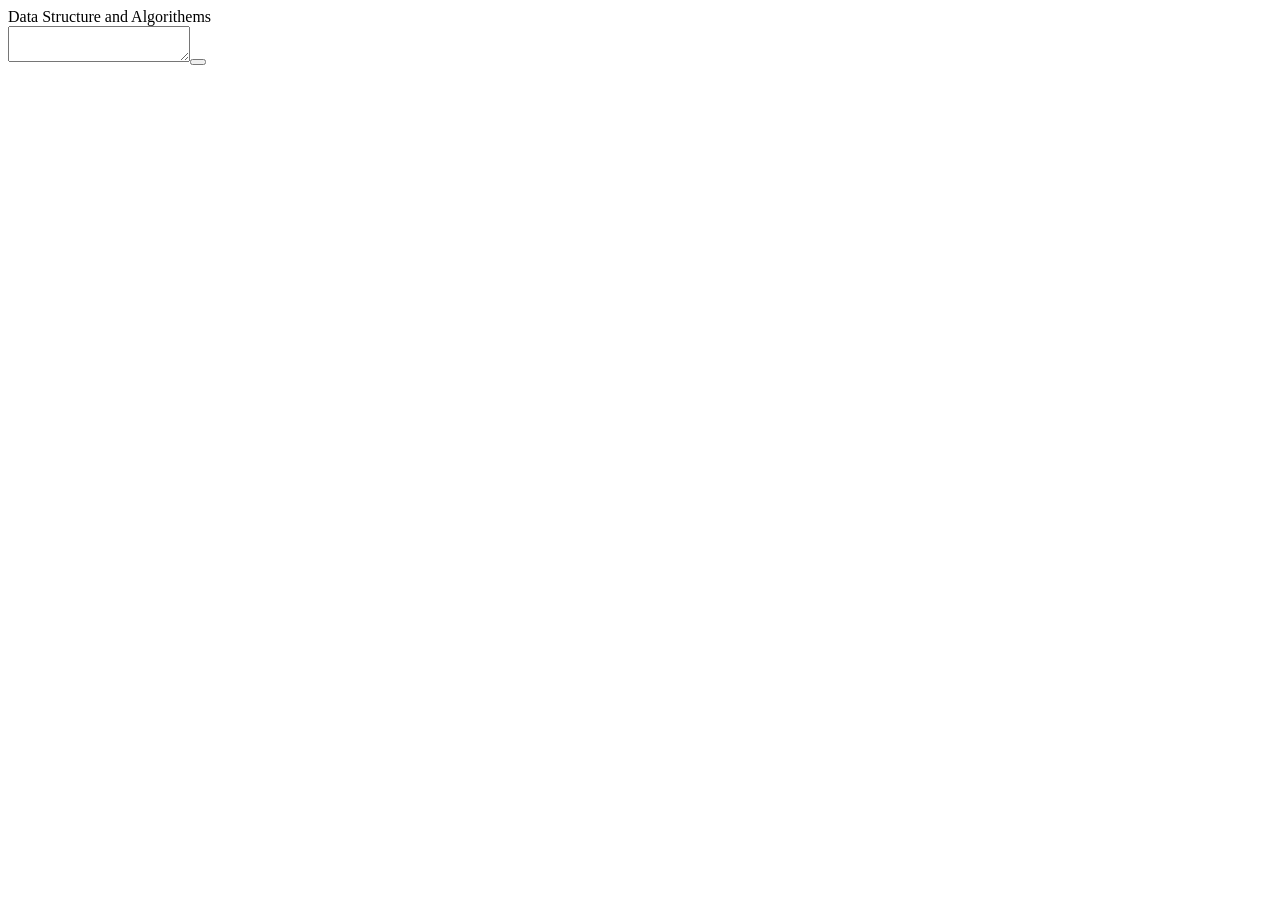
<file: 9-data-structure-chalenges/index.html>
<!DOCTYPE html>
<html lang="en">
  <head>
    <meta charset="UTF-8" />
    <meta name="viewport" content="width=device-width, initial-scale=1.0" />
    <title>Document</title>
  </head>
  <body>
    <div class="root">Data Structure and Algorithems</div>
  </body>
  <script src="./script.js"></script>
</html>
</file>
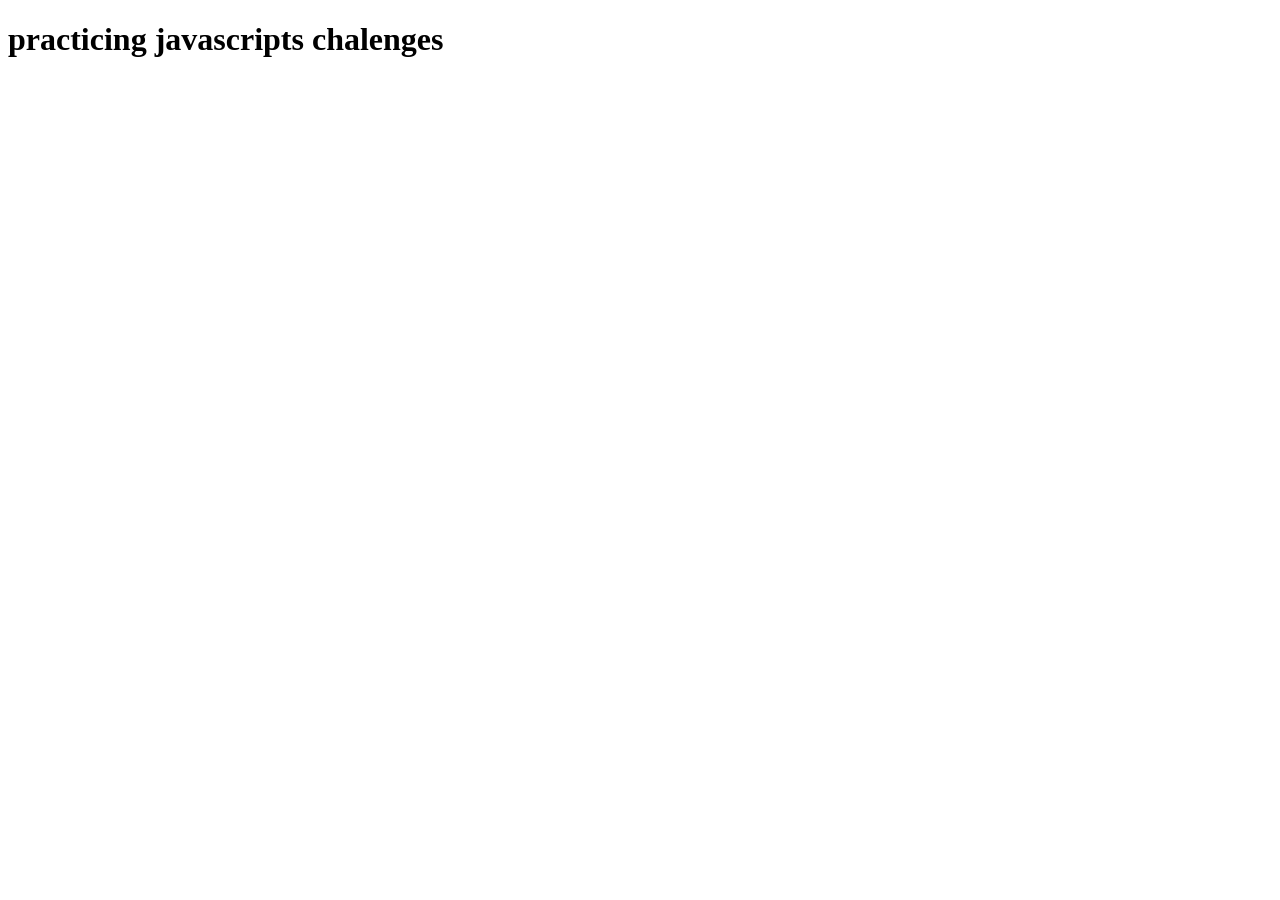
<file: practice/index.html>
<!DOCTYPE html>
<html lang="en">
  <head>
    <meta charset="UTF-8" />
    <meta name="viewport" content="width=device-width, initial-scale=1.0" />
    <title>Document</title>
  </head>
  <body>
    <h1>practicing javascripts chalenges</h1>
  </body>
  <script src="./script.js"></script>
</html>
</file>
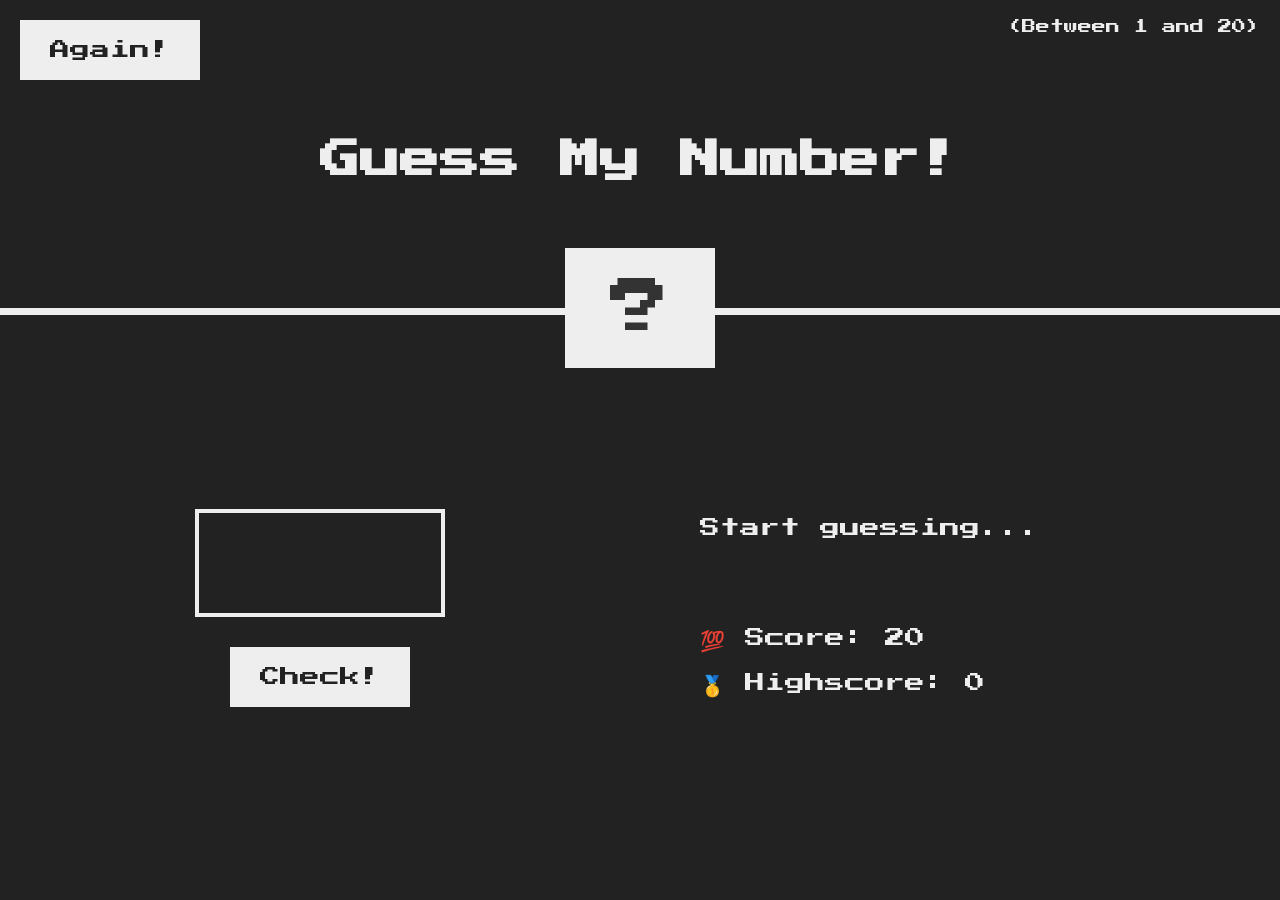
<file: 05-Guess-My-Number/final/index.html>
<!DOCTYPE html>
<html lang="en">
  <head>
    <meta charset="UTF-8" />
    <meta name="viewport" content="width=device-width, initial-scale=1.0" />
    <meta http-equiv="X-UA-Compatible" content="ie=edge" />
    <link rel="stylesheet" href="style.css" />
    <title>Guess My Number!</title>
  </head>
  <body>
    <header>
      <h1>Guess My Number!</h1>
      <p class="between">(Between 1 and 20)</p>
      <button class="btn again">Again!</button>
      <div class="number">?</div>
    </header>
    <main>
      <section class="left">
        <input type="number" class="guess" />
        <button class="btn check">Check!</button>
      </section>
      <section class="right">
        <p class="message">Start guessing...</p>
        <p class="label-score">💯 Score: <span class="score">20</span></p>
        <p class="label-highscore">
          🥇 Highscore: <span class="highscore">0</span>
        </p>
      </section>
    </main>
    <script src="script.js"></script>
  </body>
</html>
</file>
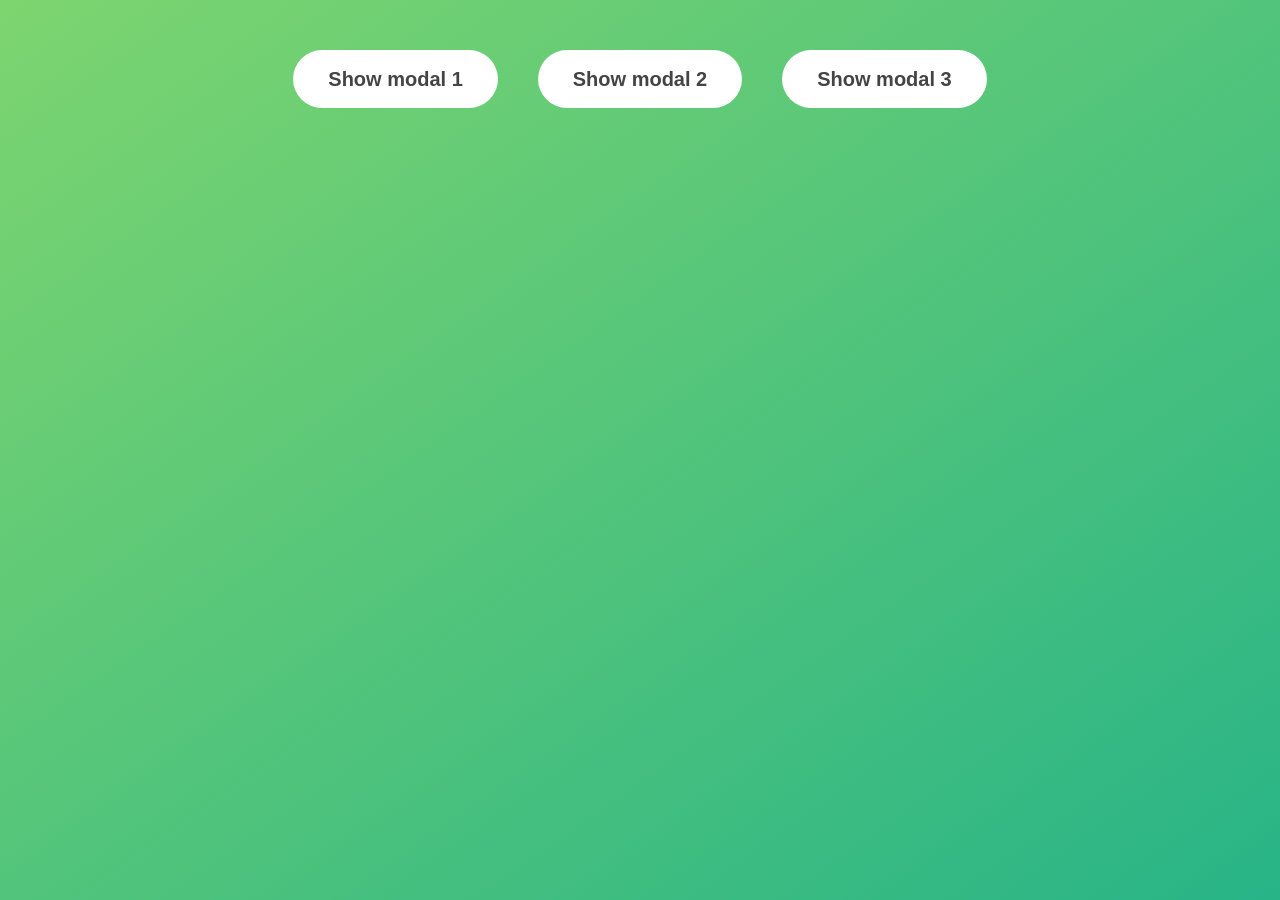
<file: 06-Modal/final/index.html>
<!DOCTYPE html>
<html lang="en">
  <head>
    <meta charset="UTF-8" />
    <meta name="viewport" content="width=device-width, initial-scale=1.0" />
    <meta http-equiv="X-UA-Compatible" content="ie=edge" />
    <link rel="stylesheet" href="style.css" />
    <title>Modal window</title>
  </head>
  <body>
    <button class="show-modal">Show modal 1</button>
    <button class="show-modal">Show modal 2</button>
    <button class="show-modal">Show modal 3</button>

    <div class="modal hidden">
      <button class="close-modal">&times;</button>
      <h1>I'm a modal window 😍</h1>
      <p>
        Lorem ipsum dolor sit amet, consectetur adipisicing elit, sed do eiusmod
        tempor incididunt ut labore et dolore magna aliqua. Ut enim ad minim
        veniam, quis nostrud exercitation ullamco laboris nisi ut aliquip ex ea
        commodo consequat. Duis aute irure dolor in reprehenderit in voluptate
        velit esse cillum dolore eu fugiat nulla pariatur. Excepteur sint
        occaecat cupidatat non proident, sunt in culpa qui officia deserunt
        mollit anim id est laborum.
      </p>
    </div>
    <div class="overlay hidden"></div>

    <script src="script.js"></script>
  </body>
</html>
</file>
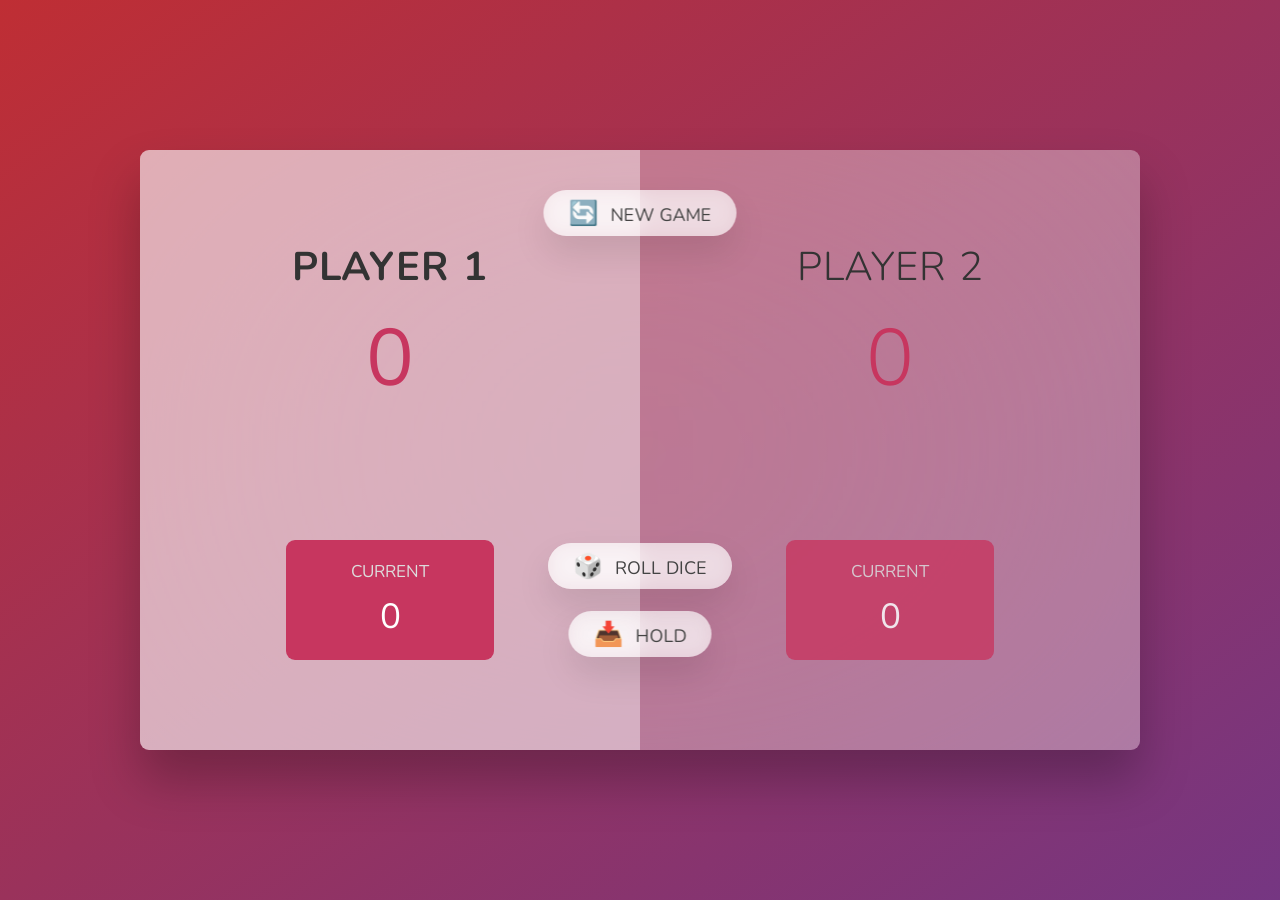
<file: 07-Pig-Game/final/index.html>
<!DOCTYPE html>
<html lang="en">
  <head>
    <meta charset="UTF-8" />
    <meta name="viewport" content="width=device-width, initial-scale=1.0" />
    <meta http-equiv="X-UA-Compatible" content="ie=edge" />
    <link rel="stylesheet" href="style.css" />
    <title>Pig Game</title>
  </head>
  <body>
    <main>
      <section class="player player--0 player--active">
        <h2 class="name" id="name--0">Player 1</h2>
        <p class="score" id="score--0">43</p>
        <div class="current">
          <p class="current-label">Current</p>
          <p class="current-score" id="current--0">0</p>
        </div>
      </section>
      <section class="player player--1">
        <h2 class="name" id="name--1">Player 2</h2>
        <p class="score" id="score--1">24</p>
        <div class="current">
          <p class="current-label">Current</p>
          <p class="current-score" id="current--1">0</p>
        </div>
      </section>

      <img src="dice-5.png" alt="Playing dice" class="dice" />
      <button class="btn btn--new">🔄 New game</button>
      <button class="btn btn--roll">🎲 Roll dice</button>
      <button class="btn btn--hold">📥 Hold</button>
    </main>
    <script src="script.js"></script>
  </body>
</html>
</file>
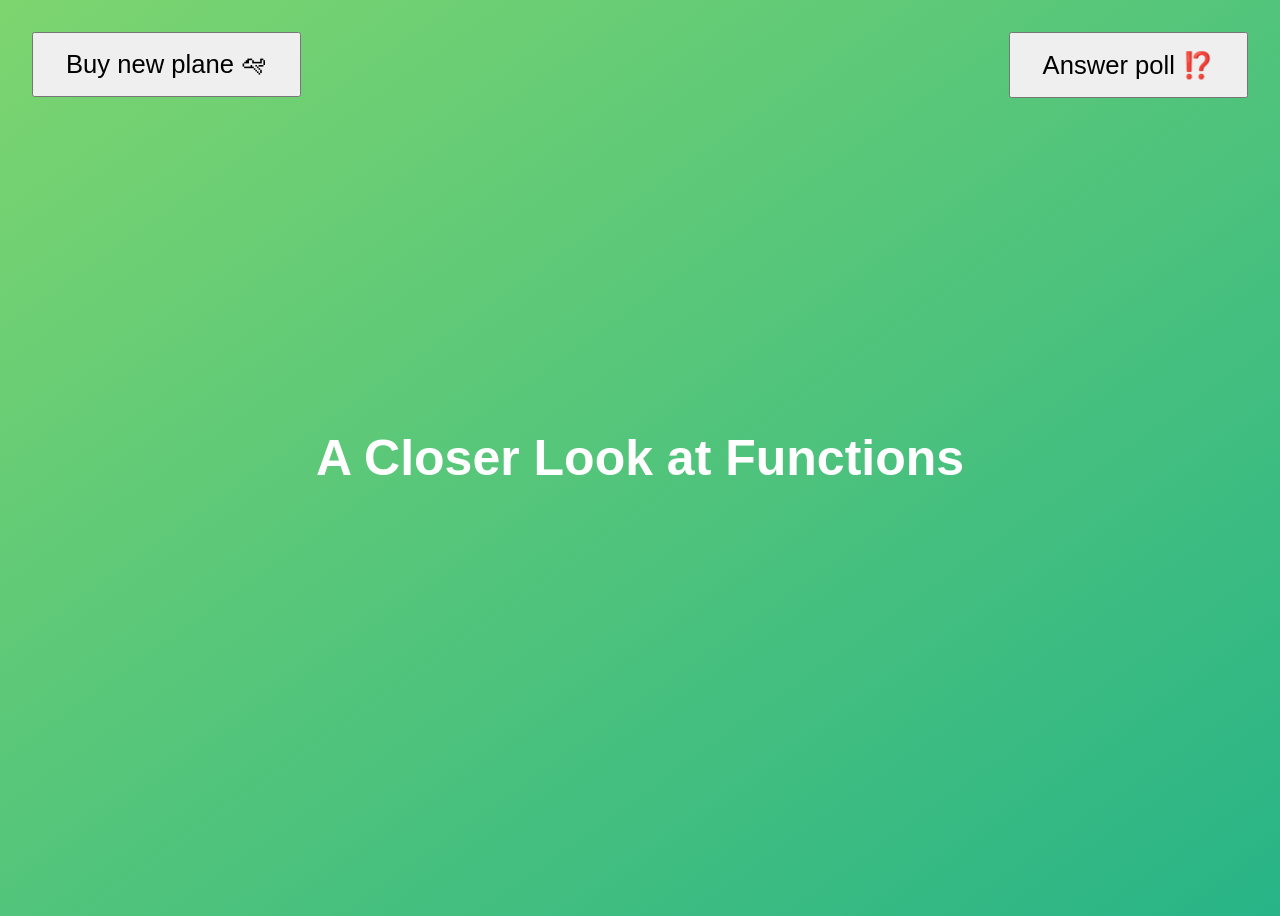
<file: 10-Functions/final/index.html>
<!DOCTYPE html>
<html lang="en">
  <head>
    <meta charset="UTF-8" />
    <meta name="viewport" content="width=device-width, initial-scale=1.0" />
    <meta http-equiv="X-UA-Compatible" content="ie=edge" />
    <title>A Closer Look at Functions</title>
    <style>
      body {
        height: 100vh;
        display: flex;
        align-items: center;
        background: linear-gradient(to top left, #28b487, #7dd56f);
      }
      h1 {
        font-family: sans-serif;
        font-size: 50px;
        line-height: 1.3;
        width: 100%;
        padding: 30px;
        text-align: center;
        color: white;
      }
      .buy,
      .poll {
        font-size: 1.6rem;
        padding: 1rem 2rem;
        position: absolute;
        top: 2rem;
      }
      .buy {
        left: 2rem;
      }
      .poll {
        right: 2rem;
      }
    </style>
  </head>
  <body>
    <h1>A Closer Look at Functions</h1>
    <button class="buy">Buy new plane 🛩</button>
    <button class="poll">Answer poll ⁉️</button>
    <script src="script.js"></script>
  </body>
</html>
</file>
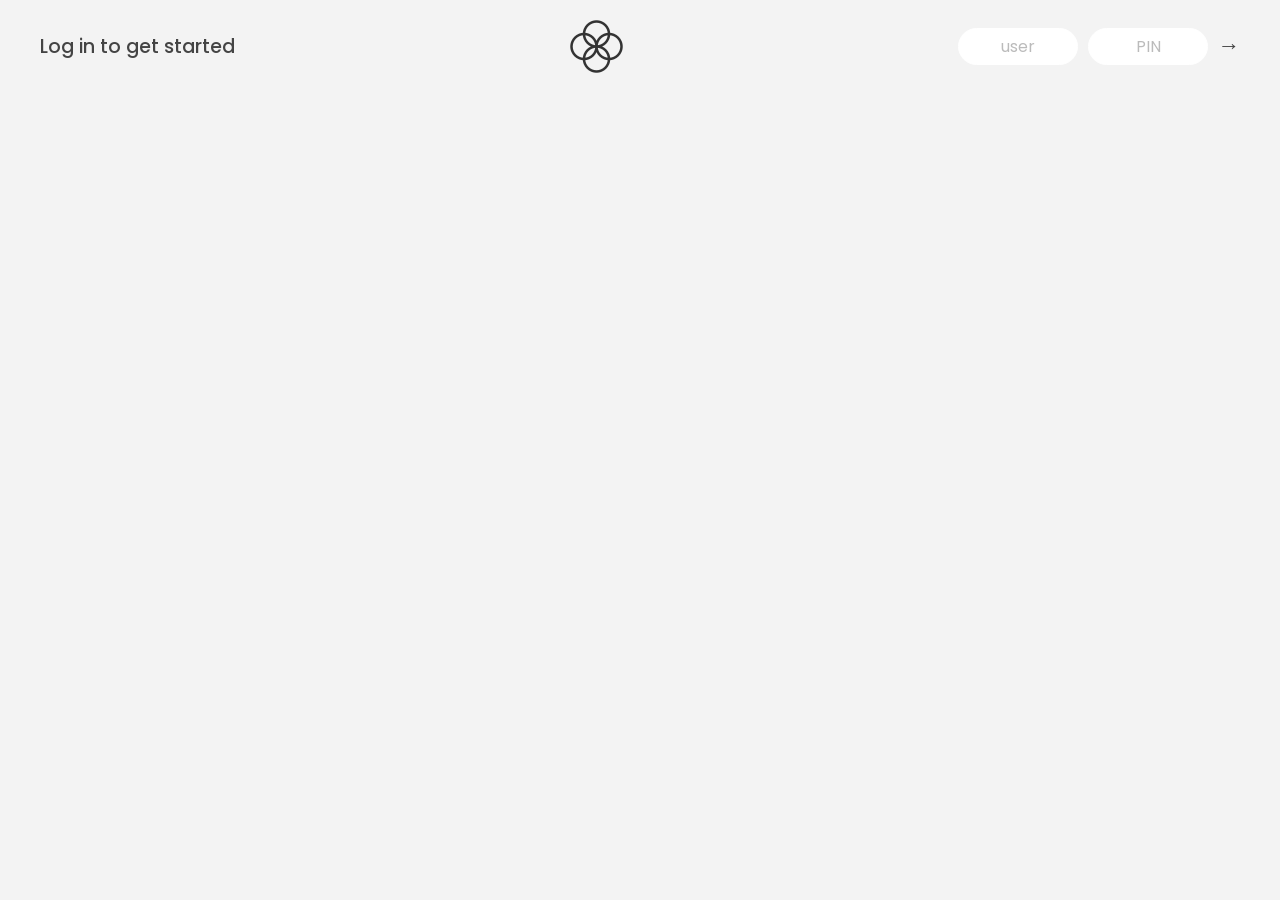
<file: 11-Arrays-Bankist/final/index.html>
<!DOCTYPE html>
<html lang="en">
  <head>
    <meta charset="UTF-8" />
    <meta name="viewport" content="width=device-width, initial-scale=1.0" />
    <meta http-equiv="X-UA-Compatible" content="ie=edge" />
    <link rel="shortcut icon" type="image/png" href="/icon.png" />

    <link
      href="https://fonts.googleapis.com/css?family=Poppins:400,500,600&display=swap"
      rel="stylesheet"
    />

    <link rel="stylesheet" href="style.css" />
    <title>Bankist</title>
  </head>
  <body>
    <!-- TOP NAVIGATION -->
    <nav>
      <p class="welcome">Log in to get started</p>
      <img src="logo.png" alt="Logo" class="logo" />
      <form class="login">
        <input
          type="text"
          placeholder="user"
          class="login__input login__input--user"
        />
        <!-- In practice, use type="password" -->
        <input
          type="text"
          placeholder="PIN"
          maxlength="4"
          class="login__input login__input--pin"
        />
        <button class="login__btn">&rarr;</button>
      </form>
    </nav>

    <main class="app">
      <!-- BALANCE -->
      <div class="balance">
        <div>
          <p class="balance__label">Current balance</p>
          <p class="balance__date">
            As of <span class="date">05/03/2037</span>
          </p>
        </div>
        <p class="balance__value">0000€</p>
      </div>

      <!-- MOVEMENTS -->
      <div class="movements">
        <div class="movements__row">
          <div class="movements__type movements__type--deposit">2 deposit</div>
          <div class="movements__date">3 days ago</div>
          <div class="movements__value">4 000€</div>
        </div>
        <div class="movements__row">
          <div class="movements__type movements__type--withdrawal">
            1 withdrawal
          </div>
          <div class="movements__date">24/01/2037</div>
          <div class="movements__value">-378€</div>
        </div>
      </div>

      <!-- SUMMARY -->
      <div class="summary">
        <p class="summary__label">In</p>
        <p class="summary__value summary__value--in">0000€</p>
        <p class="summary__label">Out</p>
        <p class="summary__value summary__value--out">0000€</p>
        <p class="summary__label">Interest</p>
        <p class="summary__value summary__value--interest">0000€</p>
        <button class="btn--sort">&downarrow; SORT</button>
      </div>

      <!-- OPERATION: TRANSFERS -->
      <div class="operation operation--transfer">
        <h2>Transfer money</h2>
        <form class="form form--transfer">
          <input type="text" class="form__input form__input--to" />
          <input type="number" class="form__input form__input--amount" />
          <button class="form__btn form__btn--transfer">&rarr;</button>
          <label class="form__label">Transfer to</label>
          <label class="form__label">Amount</label>
        </form>
      </div>

      <!-- OPERATION: LOAN -->
      <div class="operation operation--loan">
        <h2>Request loan</h2>
        <form class="form form--loan">
          <input type="number" class="form__input form__input--loan-amount" />
          <button class="form__btn form__btn--loan">&rarr;</button>
          <label class="form__label form__label--loan">Amount</label>
        </form>
      </div>

      <!-- OPERATION: CLOSE -->
      <div class="operation operation--close">
        <h2>Close account</h2>
        <form class="form form--close">
          <input type="text" class="form__input form__input--user" />
          <input
            type="password"
            maxlength="6"
            class="form__input form__input--pin"
          />
          <button class="form__btn form__btn--close">&rarr;</button>
          <label class="form__label">Confirm user</label>
          <label class="form__label">Confirm PIN</label>
        </form>
      </div>

      <!-- LOGOUT TIMER -->
      <p class="logout-timer">
        You will be logged out in <span class="timer">05:00</span>
      </p>
    </main>

    <!-- <footer>
      &copy; by Jonas Schmedtmann. Don't claim as your own :)
    </footer> -->

    <script src="script.js"></script>
  </body>
</html>
</file>
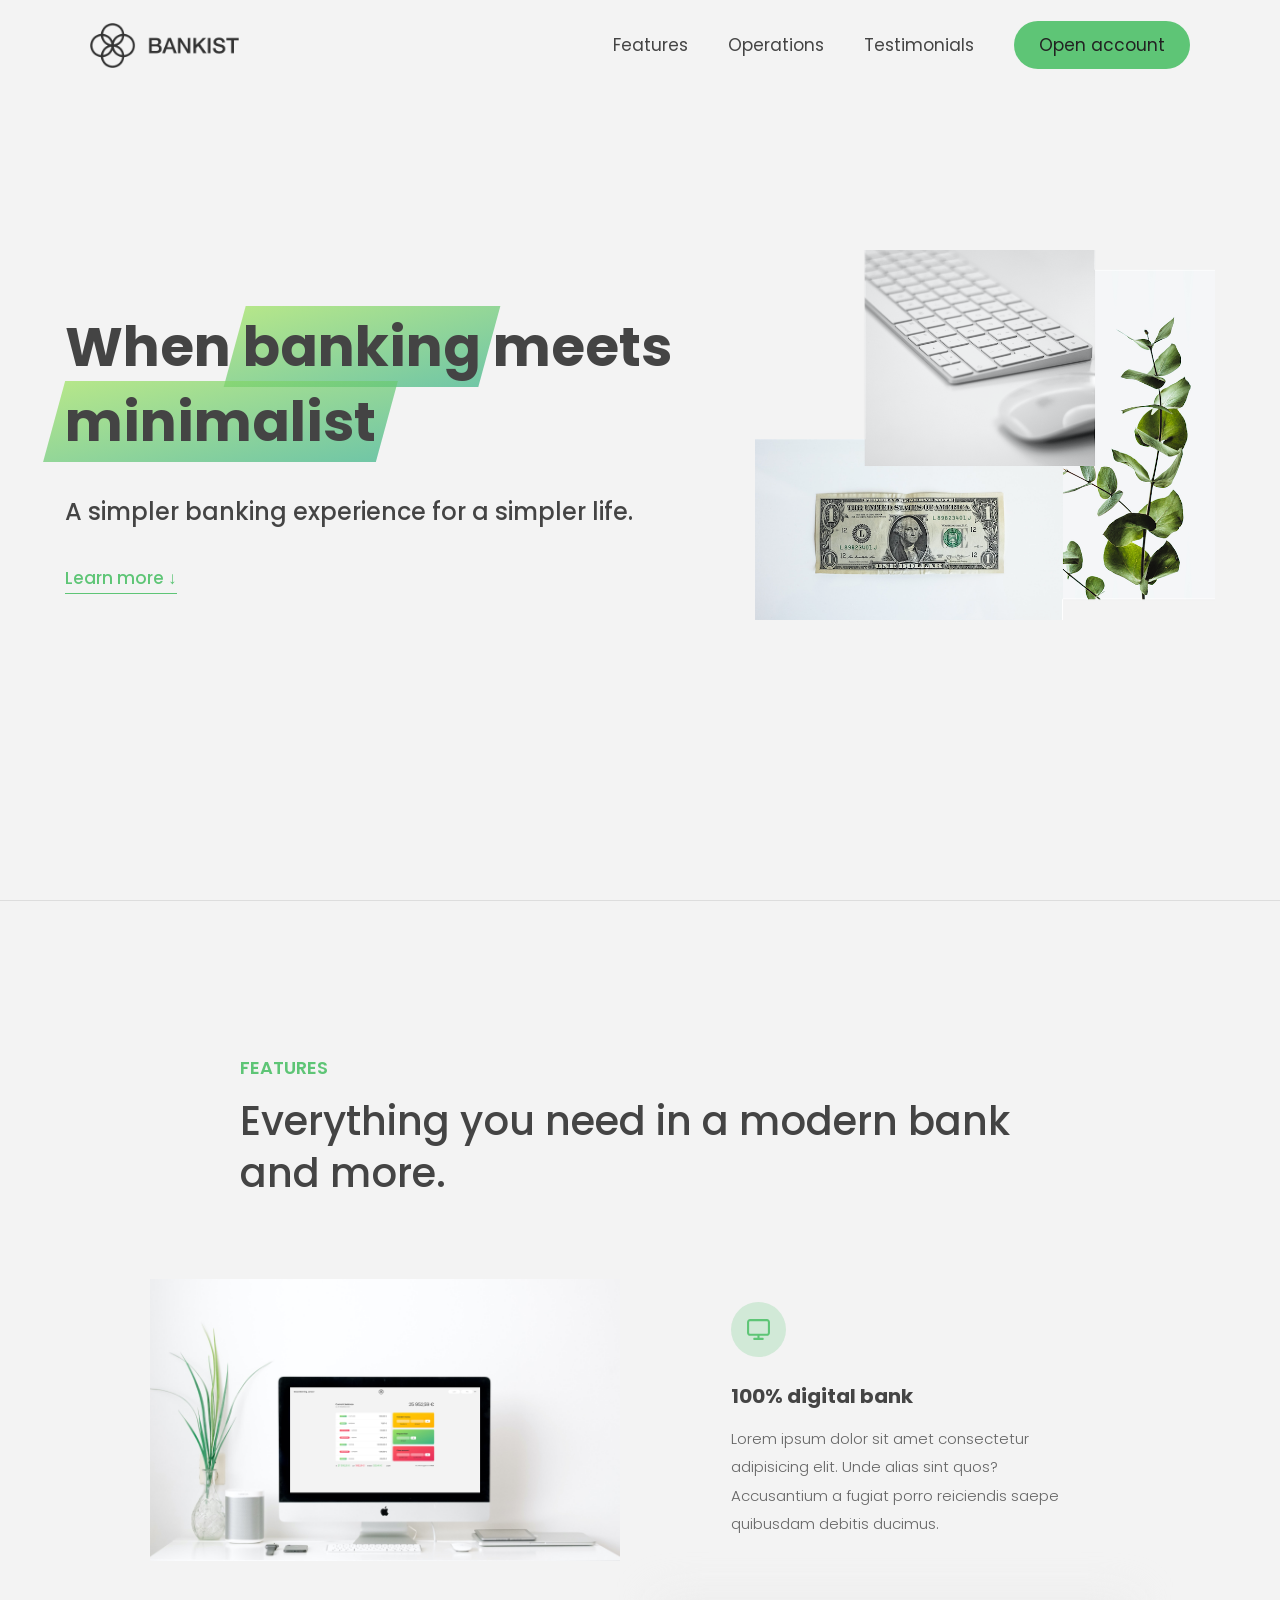
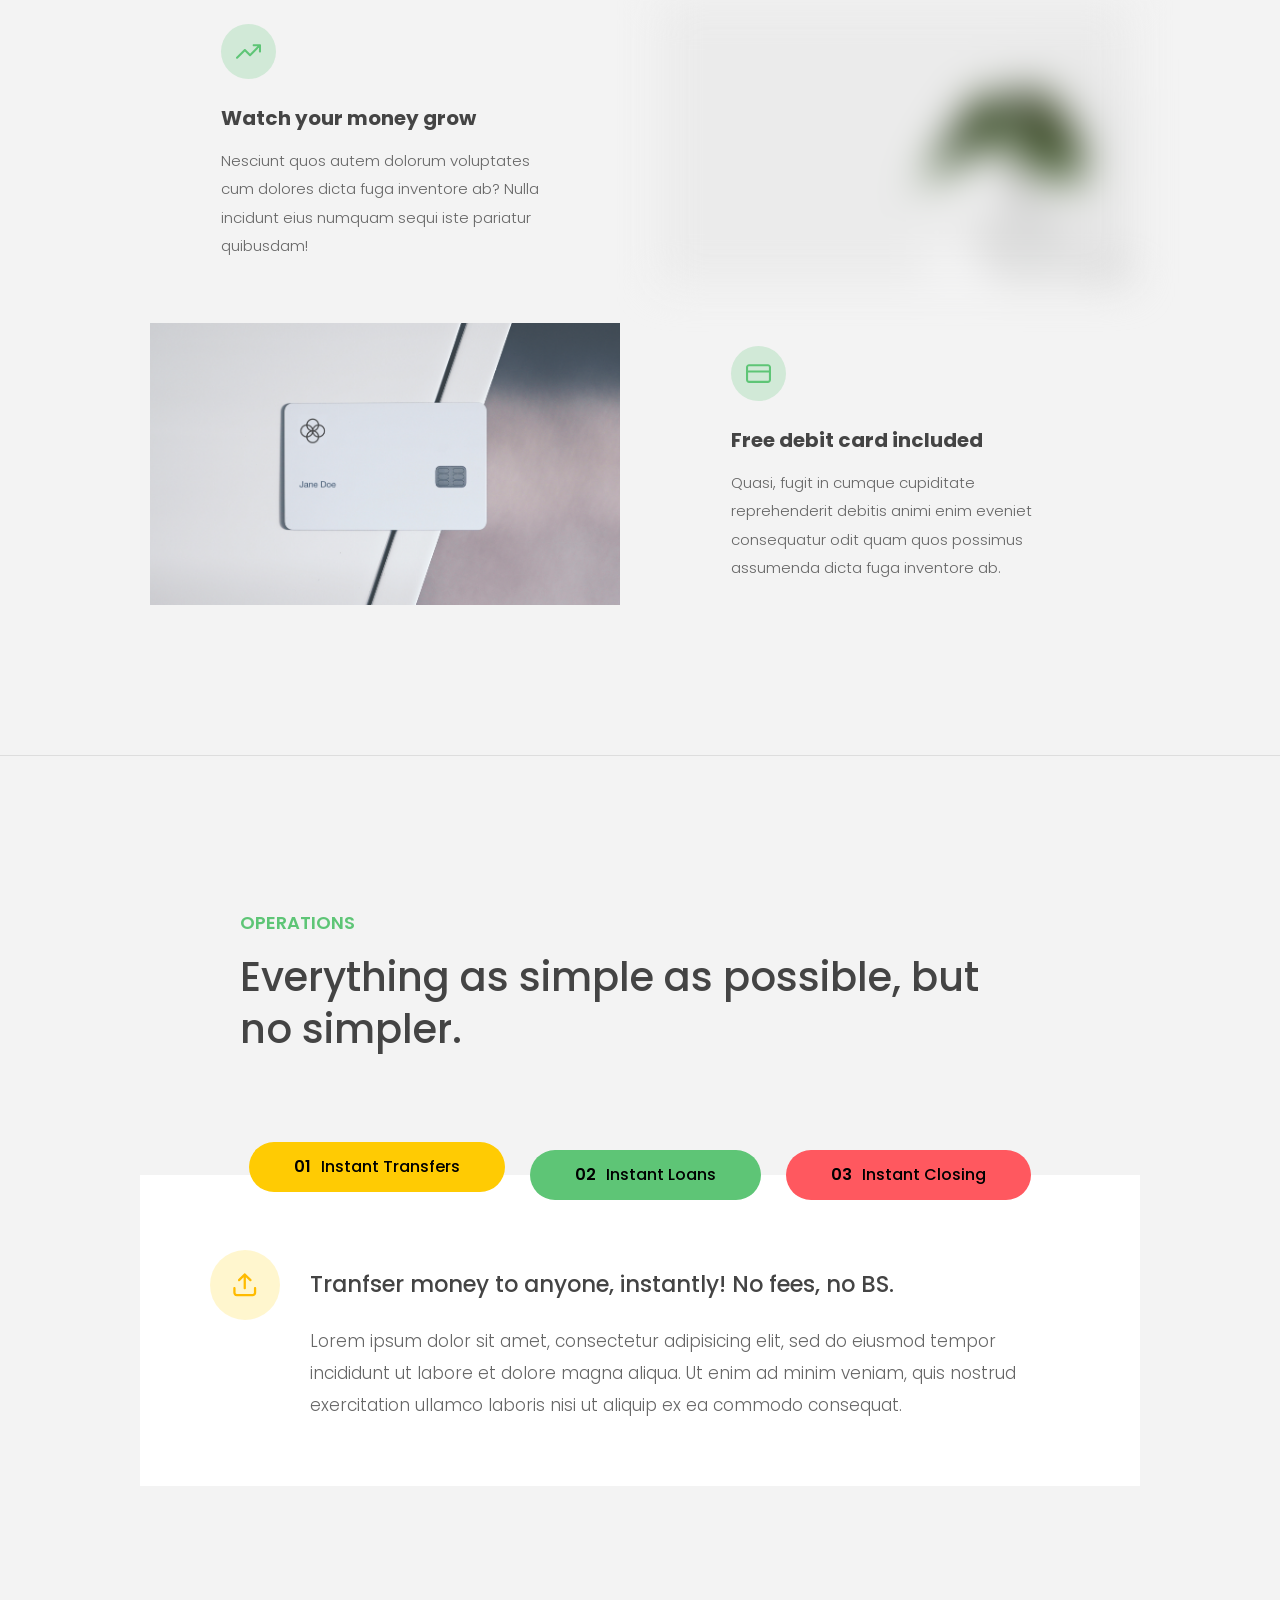
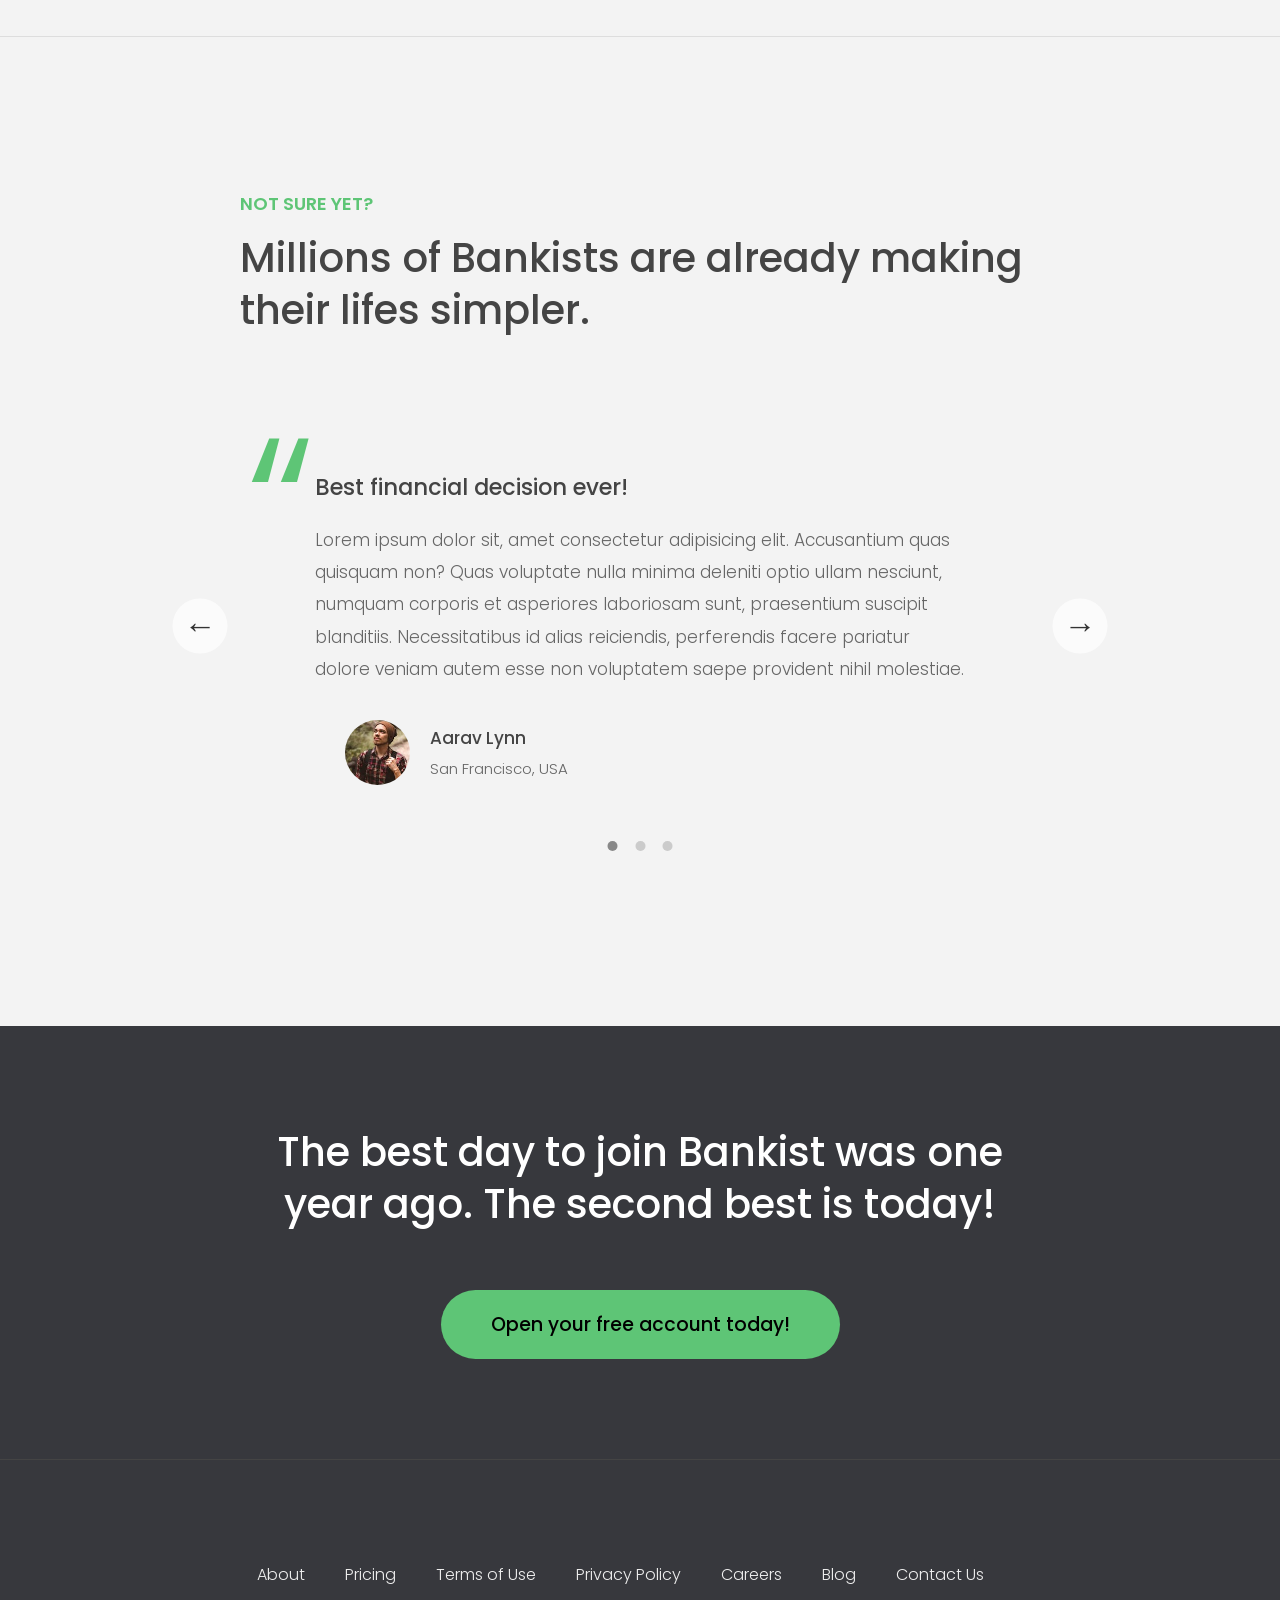
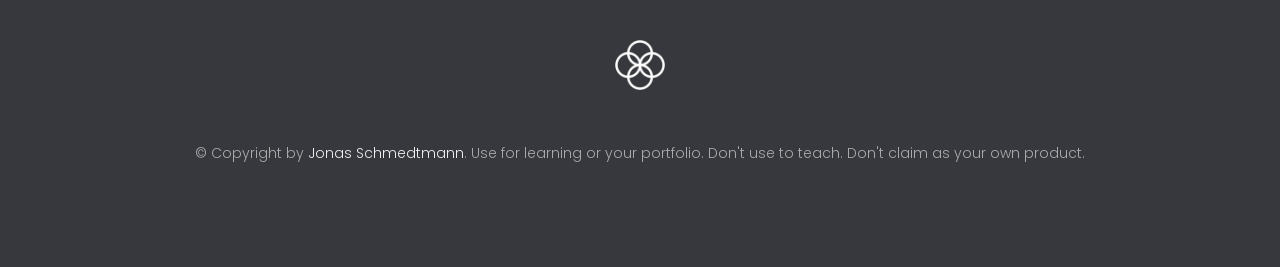
<file: 13-Advanced-DOM-Bankist/final/index.html>
<!DOCTYPE html>
<html lang="en">
  <head>
    <meta charset="UTF-8" />
    <meta name="viewport" content="width=device-width, initial-scale=1.0" />
    <meta http-equiv="X-UA-Compatible" content="ie=edge" />
    <link rel="shortcut icon" type="image/png" href="img/icon.png" />

    <link
      href="https://fonts.googleapis.com/css?family=Poppins:300,400,500,600&display=swap"
      rel="stylesheet"
    />
    <link rel="stylesheet" href="style.css" />
    <title>Bankist | When Banking meets Minimalist</title>

    <script defer src="script.js"></script>
  </head>
  <body>
    <header class="header">
      <nav class="nav">
        <img
          src="img/logo.png"
          alt="Bankist logo"
          class="nav__logo"
          id="logo"
          designer="Jonas"
          data-version-number="3.0"
        />
        <ul class="nav__links">
          <li class="nav__item">
            <a class="nav__link" href="#section--1">Features</a>
          </li>
          <li class="nav__item">
            <a class="nav__link" href="#section--2">Operations</a>
          </li>
          <li class="nav__item">
            <a class="nav__link" href="#section--3">Testimonials</a>
          </li>
          <li class="nav__item">
            <a class="nav__link nav__link--btn btn--show-modal" href="#"
              >Open account</a
            >
          </li>
        </ul>
      </nav>

      <div class="header__title">
        <!-- <h1 onclick="alert('HTML alert')"> -->
        <h1>
          When
          <!-- Green highlight effect -->
          <span class="highlight">banking</span>
          meets<br />
          <span class="highlight">minimalist</span>
        </h1>
        <h4>A simpler banking experience for a simpler life.</h4>
        <button class="btn--text btn--scroll-to">Learn more &DownArrow;</button>
        <img
          src="img/hero.png"
          class="header__img"
          alt="Minimalist bank items"
        />
      </div>
    </header>

    <section class="section" id="section--1">
      <div class="section__title">
        <h2 class="section__description">Features</h2>
        <h3 class="section__header">
          Everything you need in a modern bank and more.
        </h3>
      </div>

      <div class="features">
        <img
          src="img/digital-lazy.jpg"
          data-src="img/digital.jpg"
          alt="Computer"
          class="features__img lazy-img"
        />
        <div class="features__feature">
          <div class="features__icon">
            <svg>
              <use xlink:href="img/icons.svg#icon-monitor"></use>
            </svg>
          </div>
          <h5 class="features__header">100% digital bank</h5>
          <p>
            Lorem ipsum dolor sit amet consectetur adipisicing elit. Unde alias
            sint quos? Accusantium a fugiat porro reiciendis saepe quibusdam
            debitis ducimus.
          </p>
        </div>

        <div class="features__feature">
          <div class="features__icon">
            <svg>
              <use xlink:href="img/icons.svg#icon-trending-up"></use>
            </svg>
          </div>
          <h5 class="features__header">Watch your money grow</h5>
          <p>
            Nesciunt quos autem dolorum voluptates cum dolores dicta fuga
            inventore ab? Nulla incidunt eius numquam sequi iste pariatur
            quibusdam!
          </p>
        </div>
        <img
          src="img/grow-lazy.jpg"
          data-src="img/grow.jpg"
          alt="Plant"
          class="features__img lazy-img"
        />

        <img
          src="img/card-lazy.jpg"
          data-src="img/card.jpg"
          alt="Credit card"
          class="features__img lazy-img"
        />
        <div class="features__feature">
          <div class="features__icon">
            <svg>
              <use xlink:href="img/icons.svg#icon-credit-card"></use>
            </svg>
          </div>
          <h5 class="features__header">Free debit card included</h5>
          <p>
            Quasi, fugit in cumque cupiditate reprehenderit debitis animi enim
            eveniet consequatur odit quam quos possimus assumenda dicta fuga
            inventore ab.
          </p>
        </div>
      </div>
    </section>

    <section class="section" id="section--2">
      <div class="section__title">
        <h2 class="section__description">Operations</h2>
        <h3 class="section__header">
          Everything as simple as possible, but no simpler.
        </h3>
      </div>

      <div class="operations">
        <div class="operations__tab-container">
          <button
            class="btn operations__tab operations__tab--1 operations__tab--active"
            data-tab="1"
          >
            <span>01</span>Instant Transfers
          </button>
          <button class="btn operations__tab operations__tab--2" data-tab="2">
            <span>02</span>Instant Loans
          </button>
          <button class="btn operations__tab operations__tab--3" data-tab="3">
            <span>03</span>Instant Closing
          </button>
        </div>
        <div
          class="operations__content operations__content--1 operations__content--active"
        >
          <div class="operations__icon operations__icon--1">
            <svg>
              <use xlink:href="img/icons.svg#icon-upload"></use>
            </svg>
          </div>
          <h5 class="operations__header">
            Tranfser money to anyone, instantly! No fees, no BS.
          </h5>
          <p>
            Lorem ipsum dolor sit amet, consectetur adipisicing elit, sed do
            eiusmod tempor incididunt ut labore et dolore magna aliqua. Ut enim
            ad minim veniam, quis nostrud exercitation ullamco laboris nisi ut
            aliquip ex ea commodo consequat.
          </p>
        </div>

        <div class="operations__content operations__content--2">
          <div class="operations__icon operations__icon--2">
            <svg>
              <use xlink:href="img/icons.svg#icon-home"></use>
            </svg>
          </div>
          <h5 class="operations__header">
            Buy a home or make your dreams come true, with instant loans.
          </h5>
          <p>
            Duis aute irure dolor in reprehenderit in voluptate velit esse
            cillum dolore eu fugiat nulla pariatur. Excepteur sint occaecat
            cupidatat non proident, sunt in culpa qui officia deserunt mollit
            anim id est laborum.
          </p>
        </div>
        <div class="operations__content operations__content--3">
          <div class="operations__icon operations__icon--3">
            <svg>
              <use xlink:href="img/icons.svg#icon-user-x"></use>
            </svg>
          </div>
          <h5 class="operations__header">
            No longer need your account? No problem! Close it instantly.
          </h5>
          <p>
            Excepteur sint occaecat cupidatat non proident, sunt in culpa qui
            officia deserunt mollit anim id est laborum. Ut enim ad minim
            veniam, quis nostrud exercitation ullamco laboris nisi ut aliquip ex
            ea commodo consequat.
          </p>
        </div>
      </div>
    </section>

    <section class="section" id="section--3">
      <div class="section__title section__title--testimonials">
        <h2 class="section__description">Not sure yet?</h2>
        <h3 class="section__header">
          Millions of Bankists are already making their lifes simpler.
        </h3>
      </div>

      <div class="slider">
        <div class="slide">
          <div class="testimonial">
            <h5 class="testimonial__header">Best financial decision ever!</h5>
            <blockquote class="testimonial__text">
              Lorem ipsum dolor sit, amet consectetur adipisicing elit.
              Accusantium quas quisquam non? Quas voluptate nulla minima
              deleniti optio ullam nesciunt, numquam corporis et asperiores
              laboriosam sunt, praesentium suscipit blanditiis. Necessitatibus
              id alias reiciendis, perferendis facere pariatur dolore veniam
              autem esse non voluptatem saepe provident nihil molestiae.
            </blockquote>
            <address class="testimonial__author">
              <img src="img/user-1.jpg" alt="" class="testimonial__photo" />
              <h6 class="testimonial__name">Aarav Lynn</h6>
              <p class="testimonial__location">San Francisco, USA</p>
            </address>
          </div>
        </div>

        <div class="slide">
          <div class="testimonial">
            <h5 class="testimonial__header">
              The last step to becoming a complete minimalist
            </h5>
            <blockquote class="testimonial__text">
              Quisquam itaque deserunt ullam, quia ea repellendus provident,
              ducimus neque ipsam modi voluptatibus doloremque, corrupti
              laborum. Incidunt numquam perferendis veritatis neque repellendus.
              Lorem, ipsum dolor sit amet consectetur adipisicing elit. Illo
              deserunt exercitationem deleniti.
            </blockquote>
            <address class="testimonial__author">
              <img src="img/user-2.jpg" alt="" class="testimonial__photo" />
              <h6 class="testimonial__name">Miyah Miles</h6>
              <p class="testimonial__location">London, UK</p>
            </address>
          </div>
        </div>

        <div class="slide">
          <div class="testimonial">
            <h5 class="testimonial__header">
              Finally free from old-school banks
            </h5>
            <blockquote class="testimonial__text">
              Debitis, nihil sit minus suscipit magni aperiam vel tenetur
              incidunt commodi architecto numquam omnis nulla autem,
              necessitatibus blanditiis modi similique quidem. Odio aliquam
              culpa dicta beatae quod maiores ipsa minus consequatur error sunt,
              deleniti saepe aliquid quos inventore sequi. Necessitatibus id
              alias reiciendis, perferendis facere.
            </blockquote>
            <address class="testimonial__author">
              <img src="img/user-3.jpg" alt="" class="testimonial__photo" />
              <h6 class="testimonial__name">Francisco Gomes</h6>
              <p class="testimonial__location">Lisbon, Portugal</p>
            </address>
          </div>
        </div>

        <button class="slider__btn slider__btn--left">&larr;</button>
        <button class="slider__btn slider__btn--right">&rarr;</button>
        <div class="dots"></div>
      </div>
    </section>

    <section class="section section--sign-up">
      <div class="section__title">
        <h3 class="section__header">
          The best day to join Bankist was one year ago. The second best is
          today!
        </h3>
      </div>
      <button class="btn btn--show-modal">Open your free account today!</button>
    </section>

    <footer class="footer">
      <ul class="footer__nav">
        <li class="footer__item">
          <a class="footer__link" href="#">About</a>
        </li>
        <li class="footer__item">
          <a class="footer__link" href="#">Pricing</a>
        </li>
        <li class="footer__item">
          <a class="footer__link" href="#">Terms of Use</a>
        </li>
        <li class="footer__item">
          <a class="footer__link" href="#">Privacy Policy</a>
        </li>
        <li class="footer__item">
          <a class="footer__link" href="#">Careers</a>
        </li>
        <li class="footer__item">
          <a class="footer__link" href="#">Blog</a>
        </li>
        <li class="footer__item">
          <a class="footer__link" href="#">Contact Us</a>
        </li>
      </ul>
      <img src="img/icon.png" alt="Logo" class="footer__logo" />
      <p class="footer__copyright">
        &copy; Copyright by
        <a
          class="footer__link twitter-link"
          target="_blank"
          href="https://twitter.com/jonasschmedtman"
          >Jonas Schmedtmann</a
        >. Use for learning or your portfolio. Don't use to teach. Don't claim
        as your own product.
      </p>
    </footer>

    <div class="modal hidden">
      <button class="btn--close-modal">&times;</button>
      <h2 class="modal__header">
        Open your bank account <br />
        in just <span class="highlight">5 minutes</span>
      </h2>
      <form class="modal__form">
        <label>First Name</label>
        <input type="text" />
        <label>Last Name</label>
        <input type="text" />
        <label>Email Address</label>
        <input type="email" />
        <button class="btn">Next step &rarr;</button>
      </form>
    </div>
    <div class="overlay hidden"></div>

    <!-- <script src="script.js"></script> -->
  </body>
</html>
</file>
<file: 05-Guess-My-Number/final/style.css>
@import url('https://fonts.googleapis.com/css?family=Press+Start+2P&display=swap');

* {
  margin: 0;
  padding: 0;
  box-sizing: inherit;
}

html {
  font-size: 62.5%;
  box-sizing: border-box;
}

body {
  font-family: 'Press Start 2P', sans-serif;
  color: #eee;
  background-color: #222;
  /* background-color: #60b347; */
}

/* LAYOUT */
header {
  position: relative;
  height: 35vh;
  border-bottom: 7px solid #eee;
}

main {
  height: 65vh;
  color: #eee;
  display: flex;
  align-items: center;
  justify-content: space-around;
}

.left {
  width: 52rem;
  display: flex;
  flex-direction: column;
  align-items: center;
}

.right {
  width: 52rem;
  font-size: 2rem;
}

/* ELEMENTS STYLE */
h1 {
  font-size: 4rem;
  text-align: center;
  position: absolute;
  width: 100%;
  top: 52%;
  left: 50%;
  transform: translate(-50%, -50%);
}

.number {
  background: #eee;
  color: #333;
  font-size: 6rem;
  width: 15rem;
  padding: 3rem 0rem;
  text-align: center;
  position: absolute;
  bottom: 0;
  left: 50%;
  transform: translate(-50%, 50%);
}

.between {
  font-size: 1.4rem;
  position: absolute;
  top: 2rem;
  right: 2rem;
}

.again {
  position: absolute;
  top: 2rem;
  left: 2rem;
}

.guess {
  background: none;
  border: 4px solid #eee;
  font-family: inherit;
  color: inherit;
  font-size: 5rem;
  padding: 2.5rem;
  width: 25rem;
  text-align: center;
  display: block;
  margin-bottom: 3rem;
}

.btn {
  border: none;
  background-color: #eee;
  color: #222;
  font-size: 2rem;
  font-family: inherit;
  padding: 2rem 3rem;
  cursor: pointer;
}

.btn:hover {
  background-color: #ccc;
}

.message {
  margin-bottom: 8rem;
  height: 3rem;
}

.label-score {
  margin-bottom: 2rem;
}
</file>
<file: 06-Modal/final/style.css>
* {
  margin: 0;
  padding: 0;
  box-sizing: inherit;
}

html {
  font-size: 62.5%;
  box-sizing: border-box;
}

body {
  font-family: sans-serif;
  color: #333;
  line-height: 1.5;
  height: 100vh;
  position: relative;
  display: flex;
  align-items: flex-start;
  justify-content: center;
  background: linear-gradient(to top left, #28b487, #7dd56f);
}

.show-modal {
  font-size: 2rem;
  font-weight: 600;
  padding: 1.75rem 3.5rem;
  margin: 5rem 2rem;
  border: none;
  background-color: #fff;
  color: #444;
  border-radius: 10rem;
  cursor: pointer;
}

.close-modal {
  position: absolute;
  top: 1.2rem;
  right: 2rem;
  font-size: 5rem;
  color: #333;
  cursor: pointer;
  border: none;
  background: none;
}

h1 {
  font-size: 2.5rem;
  margin-bottom: 2rem;
}

p {
  font-size: 1.8rem;
}

/* -------------------------- */
/* CLASSES TO MAKE MODAL WORK */
.hidden {
  display: none;
}

.modal {
  position: absolute;
  top: 50%;
  left: 50%;
  transform: translate(-50%, -50%);
  width: 70%;

  background-color: white;
  padding: 6rem;
  border-radius: 5px;
  box-shadow: 0 3rem 5rem rgba(0, 0, 0, 0.3);
  z-index: 10;
}

.overlay {
  position: absolute;
  top: 0;
  left: 0;
  width: 100%;
  height: 100%;
  background-color: rgba(0, 0, 0, 0.6);
  backdrop-filter: blur(3px);
  z-index: 5;
}
</file>
<file: 07-Pig-Game/final/style.css>
@import url('https://fonts.googleapis.com/css2?family=Nunito&display=swap');

* {
  margin: 0;
  padding: 0;
  box-sizing: inherit;
}

html {
  font-size: 62.5%;
  box-sizing: border-box;
}

body {
  font-family: 'Nunito', sans-serif;
  font-weight: 400;
  height: 100vh;
  color: #333;
  background-image: linear-gradient(to top left, #753682 0%, #bf2e34 100%);
  display: flex;
  align-items: center;
  justify-content: center;
}

/* LAYOUT */
main {
  position: relative;
  width: 100rem;
  height: 60rem;
  background-color: rgba(255, 255, 255, 0.35);
  backdrop-filter: blur(200px);
  filter: blur();
  box-shadow: 0 3rem 5rem rgba(0, 0, 0, 0.25);
  border-radius: 9px;
  overflow: hidden;
  display: flex;
}

.player {
  flex: 50%;
  padding: 9rem;
  display: flex;
  flex-direction: column;
  align-items: center;
  transition: all 0.75s;
}

/* ELEMENTS */
.name {
  position: relative;
  font-size: 4rem;
  text-transform: uppercase;
  letter-spacing: 1px;
  word-spacing: 2px;
  font-weight: 300;
  margin-bottom: 1rem;
}

.score {
  font-size: 8rem;
  font-weight: 300;
  color: #c7365f;
  margin-bottom: auto;
}

.player--active {
  background-color: rgba(255, 255, 255, 0.4);
}
.player--active .name {
  font-weight: 700;
}
.player--active .score {
  font-weight: 400;
}

.player--active .current {
  opacity: 1;
}

.current {
  background-color: #c7365f;
  opacity: 0.8;
  border-radius: 9px;
  color: #fff;
  width: 65%;
  padding: 2rem;
  text-align: center;
  transition: all 0.75s;
}

.current-label {
  text-transform: uppercase;
  margin-bottom: 1rem;
  font-size: 1.7rem;
  color: #ddd;
}

.current-score {
  font-size: 3.5rem;
}

/* ABSOLUTE POSITIONED ELEMENTS */
.btn {
  position: absolute;
  left: 50%;
  transform: translateX(-50%);
  color: #444;
  background: none;
  border: none;
  font-family: inherit;
  font-size: 1.8rem;
  text-transform: uppercase;
  cursor: pointer;
  font-weight: 400;
  transition: all 0.2s;

  background-color: white;
  background-color: rgba(255, 255, 255, 0.6);
  backdrop-filter: blur(10px);

  padding: 0.7rem 2.5rem;
  border-radius: 50rem;
  box-shadow: 0 1.75rem 3.5rem rgba(0, 0, 0, 0.1);
}

.btn::first-letter {
  font-size: 2.4rem;
  display: inline-block;
  margin-right: 0.7rem;
}

.btn--new {
  top: 4rem;
}
.btn--roll {
  top: 39.3rem;
}
.btn--hold {
  top: 46.1rem;
}

.btn:active {
  transform: translate(-50%, 3px);
  box-shadow: 0 1rem 2rem rgba(0, 0, 0, 0.15);
}

.btn:focus {
  outline: none;
}

.dice {
  position: absolute;
  left: 50%;
  top: 16.5rem;
  transform: translateX(-50%);
  height: 10rem;
  box-shadow: 0 2rem 5rem rgba(0, 0, 0, 0.2);
}

.player--winner {
  background-color: #2f2f2f;
}

.player--winner .name {
  font-weight: 700;
  color: #c7365f;
}

.hidden {
  display: none;
}
</file>
<file: 11-Arrays-Bankist/final/style.css>
/*
 * Use this CSS to learn some intersting techniques,
 * in case you're wondering how I built the UI.
 * Have fun! 😁
 */

* {
  margin: 0;
  padding: 0;
  box-sizing: inherit;
}

html {
  font-size: 62.5%;
  box-sizing: border-box;
}

body {
  font-family: 'Poppins', sans-serif;
  color: #444;
  background-color: #f3f3f3;
  height: 100vh;
  padding: 2rem;
}

nav {
  display: flex;
  justify-content: space-between;
  align-items: center;
  padding: 0 2rem;
}

.welcome {
  font-size: 1.9rem;
  font-weight: 500;
}

.logo {
  height: 5.25rem;
}

.login {
  display: flex;
}

.login__input {
  border: none;
  padding: 0.5rem 2rem;
  font-size: 1.6rem;
  font-family: inherit;
  text-align: center;
  width: 12rem;
  border-radius: 10rem;
  margin-right: 1rem;
  color: inherit;
  border: 1px solid #fff;
  transition: all 0.3s;
}

.login__input:focus {
  outline: none;
  border: 1px solid #ccc;
}

.login__input::placeholder {
  color: #bbb;
}

.login__btn {
  border: none;
  background: none;
  font-size: 2.2rem;
  color: inherit;
  cursor: pointer;
  transition: all 0.3s;
}

.login__btn:hover,
.login__btn:focus,
.btn--sort:hover,
.btn--sort:focus {
  outline: none;
  color: #777;
}

/* MAIN */
.app {
  position: relative;
  max-width: 100rem;
  margin: 4rem auto;
  display: grid;
  grid-template-columns: 4fr 3fr;
  grid-template-rows: auto repeat(3, 15rem) auto;
  gap: 2rem;

  /* NOTE This creates the fade in/out anumation */
  opacity: 0;
  transition: all 1s;
}

.balance {
  grid-column: 1 / span 2;
  display: flex;
  align-items: flex-end;
  justify-content: space-between;
  margin-bottom: 2rem;
}

.balance__label {
  font-size: 2.2rem;
  font-weight: 500;
  margin-bottom: -0.2rem;
}

.balance__date {
  font-size: 1.4rem;
  color: #888;
}

.balance__value {
  font-size: 4.5rem;
  font-weight: 400;
}

/* MOVEMENTS */
.movements {
  grid-row: 2 / span 3;
  background-color: #fff;
  border-radius: 1rem;
  overflow: scroll;
}

.movements__row {
  padding: 2.25rem 4rem;
  display: flex;
  align-items: center;
  border-bottom: 1px solid #eee;
}

.movements__type {
  font-size: 1.1rem;
  text-transform: uppercase;
  font-weight: 500;
  color: #fff;
  padding: 0.1rem 1rem;
  border-radius: 10rem;
  margin-right: 2rem;
}

.movements__date {
  font-size: 1.1rem;
  text-transform: uppercase;
  font-weight: 500;
  color: #666;
}

.movements__type--deposit {
  background-image: linear-gradient(to top left, #39b385, #9be15d);
}

.movements__type--withdrawal {
  background-image: linear-gradient(to top left, #e52a5a, #ff585f);
}

.movements__value {
  font-size: 1.7rem;
  margin-left: auto;
}

/* SUMMARY */
.summary {
  grid-row: 5 / 6;
  display: flex;
  align-items: baseline;
  padding: 0 0.3rem;
  margin-top: 1rem;
}

.summary__label {
  font-size: 1.2rem;
  font-weight: 500;
  text-transform: uppercase;
  margin-right: 0.8rem;
}

.summary__value {
  font-size: 2.2rem;
  margin-right: 2.5rem;
}

.summary__value--in,
.summary__value--interest {
  color: #66c873;
}

.summary__value--out {
  color: #f5465d;
}

.btn--sort {
  margin-left: auto;
  border: none;
  background: none;
  font-size: 1.3rem;
  font-weight: 500;
  cursor: pointer;
}

/* OPERATIONS */
.operation {
  border-radius: 1rem;
  padding: 3rem 4rem;
  color: #333;
}

.operation--transfer {
  background-image: linear-gradient(to top left, #ffb003, #ffcb03);
}

.operation--loan {
  background-image: linear-gradient(to top left, #39b385, #9be15d);
}

.operation--close {
  background-image: linear-gradient(to top left, #e52a5a, #ff585f);
}

h2 {
  margin-bottom: 1.5rem;
  font-size: 1.7rem;
  font-weight: 600;
  color: #333;
}

.form {
  display: grid;
  grid-template-columns: 2.5fr 2.5fr 1fr;
  grid-template-rows: auto auto;
  gap: 0.4rem 1rem;
}

/* Exceptions for interst */
.form.form--loan {
  grid-template-columns: 2.5fr 1fr 2.5fr;
}
.form__label--loan {
  grid-row: 2;
}
/* End exceptions */

.form__input {
  width: 100%;
  border: none;
  background-color: rgba(255, 255, 255, 0.4);
  font-family: inherit;
  font-size: 1.5rem;
  text-align: center;
  color: #333;
  padding: 0.3rem 1rem;
  border-radius: 0.7rem;
  transition: all 0.3s;
}

.form__input:focus {
  outline: none;
  background-color: rgba(255, 255, 255, 0.6);
}

.form__label {
  font-size: 1.3rem;
  text-align: center;
}

.form__btn {
  border: none;
  border-radius: 0.7rem;
  font-size: 1.8rem;
  background-color: #fff;
  cursor: pointer;
  transition: all 0.3s;
}

.form__btn:focus {
  outline: none;
  background-color: rgba(255, 255, 255, 0.8);
}

.logout-timer {
  padding: 0 0.3rem;
  margin-top: 1.9rem;
  text-align: right;
  font-size: 1.25rem;
}

.timer {
  font-weight: 600;
}
</file>
<file: 13-Advanced-DOM-Bankist/final/style.css>
/* The page is NOT responsive. You can implement responsiveness yourself if you wanna have some fun 😃 */

:root {
  --color-primary: #5ec576;
  --color-secondary: #ffcb03;
  --color-tertiary: #ff585f;
  --color-primary-darker: #4bbb7d;
  --color-secondary-darker: #ffbb00;
  --color-tertiary-darker: #fd424b;
  --color-primary-opacity: #5ec5763a;
  --color-secondary-opacity: #ffcd0331;
  --color-tertiary-opacity: #ff58602d;
  --gradient-primary: linear-gradient(to top left, #39b385, #9be15d);
  --gradient-secondary: linear-gradient(to top left, #ffb003, #ffcb03);
}

* {
  margin: 0;
  padding: 0;
  box-sizing: inherit;
}

html {
  font-size: 62.5%;
  box-sizing: border-box;
}

body {
  font-family: 'Poppins', sans-serif;
  font-weight: 300;
  color: #444;
  line-height: 1.9;
  background-color: #f3f3f3;
}

/* GENERAL ELEMENTS */
.section {
  padding: 15rem 3rem;
  border-top: 1px solid #ddd;

  transition: transform 1s, opacity 1s;
}

.section--hidden {
  opacity: 0;
  transform: translateY(8rem);
}

.section__title {
  max-width: 80rem;
  margin: 0 auto 8rem auto;
}

.section__description {
  font-size: 1.8rem;
  font-weight: 600;
  text-transform: uppercase;
  color: var(--color-primary);
  margin-bottom: 1rem;
}

.section__header {
  font-size: 4rem;
  line-height: 1.3;
  font-weight: 500;
}

.btn {
  display: inline-block;
  background-color: var(--color-primary);
  font-size: 1.6rem;
  font-family: inherit;
  font-weight: 500;
  border: none;
  padding: 1.25rem 4.5rem;
  border-radius: 10rem;
  cursor: pointer;
  transition: all 0.3s;
}

.btn:hover {
  background-color: var(--color-primary-darker);
}

.btn--text {
  display: inline-block;
  background: none;
  font-size: 1.7rem;
  font-family: inherit;
  font-weight: 500;
  color: var(--color-primary);
  border: none;
  border-bottom: 1px solid currentColor;
  padding-bottom: 2px;
  cursor: pointer;
  transition: all 0.3s;
}

p {
  color: #666;
}

/* This is BAD for accessibility! Don't do in the real world! */
button:focus {
  outline: none;
}

img {
  transition: filter 0.5s;
}

.lazy-img {
  filter: blur(20px);
}

/* NAVIGATION */
.nav {
  display: flex;
  justify-content: space-between;
  align-items: center;
  height: 9rem;
  width: 100%;
  padding: 0 6rem;
  z-index: 100;
}

/* nav and stickly class at the same time */
.nav.sticky {
  position: fixed;
  background-color: rgba(255, 255, 255, 0.95);
}

.nav__logo {
  height: 4.5rem;
  transition: all 0.3s;
}

.nav__links {
  display: flex;
  align-items: center;
  list-style: none;
}

.nav__item {
  margin-left: 4rem;
}

.nav__link:link,
.nav__link:visited {
  font-size: 1.7rem;
  font-weight: 400;
  color: inherit;
  text-decoration: none;
  display: block;
  transition: all 0.3s;
}

.nav__link--btn:link,
.nav__link--btn:visited {
  padding: 0.8rem 2.5rem;
  border-radius: 3rem;
  background-color: var(--color-primary);
  color: #222;
}

.nav__link--btn:hover,
.nav__link--btn:active {
  color: inherit;
  background-color: var(--color-primary-darker);
  color: #333;
}

/* HEADER */
.header {
  padding: 0 3rem;
  height: 100vh;
  display: flex;
  flex-direction: column;
  align-items: center;
}

.header__title {
  flex: 1;

  max-width: 115rem;
  display: grid;
  grid-template-columns: 3fr 2fr;
  row-gap: 3rem;
  align-content: center;
  justify-content: center;

  align-items: start;
  justify-items: start;
}

h1 {
  font-size: 5.5rem;
  line-height: 1.35;
}

h4 {
  font-size: 2.4rem;
  font-weight: 500;
}

.header__img {
  width: 100%;
  grid-column: 2 / 3;
  grid-row: 1 / span 4;
  transform: translateY(-6rem);
}

.highlight {
  position: relative;
}

.highlight::after {
  display: block;
  content: '';
  position: absolute;
  bottom: 0;
  left: 0;
  height: 100%;
  width: 100%;
  z-index: -1;
  opacity: 0.7;
  transform: scale(1.07, 1.05) skewX(-15deg);
  background-image: var(--gradient-primary);
}

/* FEATURES */
.features {
  display: grid;
  grid-template-columns: 1fr 1fr;
  gap: 4rem;
  margin: 0 12rem;
}

.features__img {
  width: 100%;
}

.features__feature {
  align-self: center;
  justify-self: center;
  width: 70%;
  font-size: 1.5rem;
}

.features__icon {
  display: flex;
  align-items: center;
  justify-content: center;
  background-color: var(--color-primary-opacity);
  height: 5.5rem;
  width: 5.5rem;
  border-radius: 50%;
  margin-bottom: 2rem;
}

.features__icon svg {
  height: 2.5rem;
  width: 2.5rem;
  fill: var(--color-primary);
}

.features__header {
  font-size: 2rem;
  margin-bottom: 1rem;
}

/* OPERATIONS */
.operations {
  max-width: 100rem;
  margin: 12rem auto 0 auto;

  background-color: #fff;
}

.operations__tab-container {
  display: flex;
  justify-content: center;
}

.operations__tab {
  margin-right: 2.5rem;
  transform: translateY(-50%);
}

.operations__tab span {
  margin-right: 1rem;
  font-weight: 600;
  display: inline-block;
}

.operations__tab--1 {
  background-color: var(--color-secondary);
}

.operations__tab--1:hover {
  background-color: var(--color-secondary-darker);
}

.operations__tab--3 {
  background-color: var(--color-tertiary);
  margin: 0;
}

.operations__tab--3:hover {
  background-color: var(--color-tertiary-darker);
}

.operations__tab--active {
  transform: translateY(-66%);
}

.operations__content {
  display: none;

  /* JUST PRESENTATIONAL */
  font-size: 1.7rem;
  padding: 2.5rem 7rem 6.5rem 7rem;
}

.operations__content--active {
  display: grid;
  grid-template-columns: 7rem 1fr;
  column-gap: 3rem;
  row-gap: 0.5rem;
}

.operations__header {
  font-size: 2.25rem;
  font-weight: 500;
  align-self: center;
}

.operations__icon {
  display: flex;
  align-items: center;
  justify-content: center;
  height: 7rem;
  width: 7rem;
  border-radius: 50%;
}

.operations__icon svg {
  height: 2.75rem;
  width: 2.75rem;
}

.operations__content p {
  grid-column: 2;
}

.operations__icon--1 {
  background-color: var(--color-secondary-opacity);
}
.operations__icon--2 {
  background-color: var(--color-primary-opacity);
}
.operations__icon--3 {
  background-color: var(--color-tertiary-opacity);
}
.operations__icon--1 svg {
  fill: var(--color-secondary-darker);
}
.operations__icon--2 svg {
  fill: var(--color-primary);
}
.operations__icon--3 svg {
  fill: var(--color-tertiary);
}

/* SLIDER */
.slider {
  max-width: 100rem;
  height: 50rem;
  margin: 0 auto;
  position: relative;

  /* IN THE END */
  overflow: hidden;
}

.slide {
  position: absolute;
  top: 0;
  width: 100%;
  height: 50rem;

  display: flex;
  align-items: center;
  justify-content: center;

  /* THIS creates the animation! */
  transition: transform 1s;
}

.slide > img {
  /* Only for images that have different size than slide */
  width: 100%;
  height: 100%;
  object-fit: cover;
}

.slider__btn {
  position: absolute;
  top: 50%;
  z-index: 10;

  border: none;
  background: rgba(255, 255, 255, 0.7);
  font-family: inherit;
  color: #333;
  border-radius: 50%;
  height: 5.5rem;
  width: 5.5rem;
  font-size: 3.25rem;
  cursor: pointer;
}

.slider__btn--left {
  left: 6%;
  transform: translate(-50%, -50%);
}

.slider__btn--right {
  right: 6%;
  transform: translate(50%, -50%);
}

.dots {
  position: absolute;
  bottom: 5%;
  left: 50%;
  transform: translateX(-50%);
  display: flex;
}

.dots__dot {
  border: none;
  background-color: #b9b9b9;
  opacity: 0.7;
  height: 1rem;
  width: 1rem;
  border-radius: 50%;
  margin-right: 1.75rem;
  cursor: pointer;
  transition: all 0.5s;

  /* Only necessary when overlying images */
  /* box-shadow: 0 0.6rem 1.5rem rgba(0, 0, 0, 0.7); */
}

.dots__dot:last-child {
  margin: 0;
}

.dots__dot--active {
  /* background-color: #fff; */
  background-color: #888;
  opacity: 1;
}

/* TESTIMONIALS */
.testimonial {
  width: 65%;
  position: relative;
}

.testimonial::before {
  content: '\201C';
  position: absolute;
  top: -5.7rem;
  left: -6.8rem;
  line-height: 1;
  font-size: 20rem;
  font-family: inherit;
  color: var(--color-primary);
  z-index: -1;
}

.testimonial__header {
  font-size: 2.25rem;
  font-weight: 500;
  margin-bottom: 1.5rem;
}

.testimonial__text {
  font-size: 1.7rem;
  margin-bottom: 3.5rem;
  color: #666;
}

.testimonial__author {
  margin-left: 3rem;
  font-style: normal;

  display: grid;
  grid-template-columns: 6.5rem 1fr;
  column-gap: 2rem;
}

.testimonial__photo {
  grid-row: 1 / span 2;
  width: 6.5rem;
  border-radius: 50%;
}

.testimonial__name {
  font-size: 1.7rem;
  font-weight: 500;
  align-self: end;
  margin: 0;
}

.testimonial__location {
  font-size: 1.5rem;
}

.section__title--testimonials {
  margin-bottom: 4rem;
}

/* SIGNUP */
.section--sign-up {
  background-color: #37383d;
  border-top: none;
  border-bottom: 1px solid #444;
  text-align: center;
  padding: 10rem 3rem;
}

.section--sign-up .section__header {
  color: #fff;
  text-align: center;
}

.section--sign-up .section__title {
  margin-bottom: 6rem;
}

.section--sign-up .btn {
  font-size: 1.9rem;
  padding: 2rem 5rem;
}

/* FOOTER */
.footer {
  padding: 10rem 3rem;
  background-color: #37383d;
}

.footer__nav {
  list-style: none;
  display: flex;
  justify-content: center;
  margin-bottom: 5rem;
}

.footer__item {
  margin-right: 4rem;
}

.footer__link {
  font-size: 1.6rem;
  color: #eee;
  text-decoration: none;
}

.footer__logo {
  height: 5rem;
  display: block;
  margin: 0 auto;
  margin-bottom: 5rem;
}

.footer__copyright {
  font-size: 1.4rem;
  color: #aaa;
  text-align: center;
}

.footer__copyright .footer__link {
  font-size: 1.4rem;
}

/* MODAL WINDOW */
.modal {
  position: fixed;
  top: 50%;
  left: 50%;
  transform: translate(-50%, -50%);
  max-width: 60rem;
  background-color: #f3f3f3;
  padding: 5rem 6rem;
  box-shadow: 0 4rem 6rem rgba(0, 0, 0, 0.3);
  z-index: 1000;
  transition: all 0.5s;
}

.overlay {
  position: fixed;
  top: 0;
  left: 0;
  width: 100%;
  height: 100%;
  background-color: rgba(0, 0, 0, 0.5);
  backdrop-filter: blur(4px);
  z-index: 100;
  transition: all 0.5s;
}

.modal__header {
  font-size: 3.25rem;
  margin-bottom: 4.5rem;
  line-height: 1.5;
}

.modal__form {
  margin: 0 3rem;
  display: grid;
  grid-template-columns: 1fr 2fr;
  align-items: center;
  gap: 2.5rem;
}

.modal__form label {
  font-size: 1.7rem;
  font-weight: 500;
}

.modal__form input {
  font-size: 1.7rem;
  padding: 1rem 1.5rem;
  border: 1px solid #ddd;
  border-radius: 0.5rem;
}

.modal__form button {
  grid-column: 1 / span 2;
  justify-self: center;
  margin-top: 1rem;
}

.btn--close-modal {
  font-family: inherit;
  color: inherit;
  position: absolute;
  top: 0.5rem;
  right: 2rem;
  font-size: 4rem;
  cursor: pointer;
  border: none;
  background: none;
}

.hidden {
  visibility: hidden;
  opacity: 0;
}

/* COOKIE MESSAGE */
.cookie-message {
  display: flex;
  align-items: center;
  justify-content: space-evenly;
  width: 100%;
  background-color: white;
  color: #bbb;
  font-size: 1.5rem;
  font-weight: 400;
}
</file>
